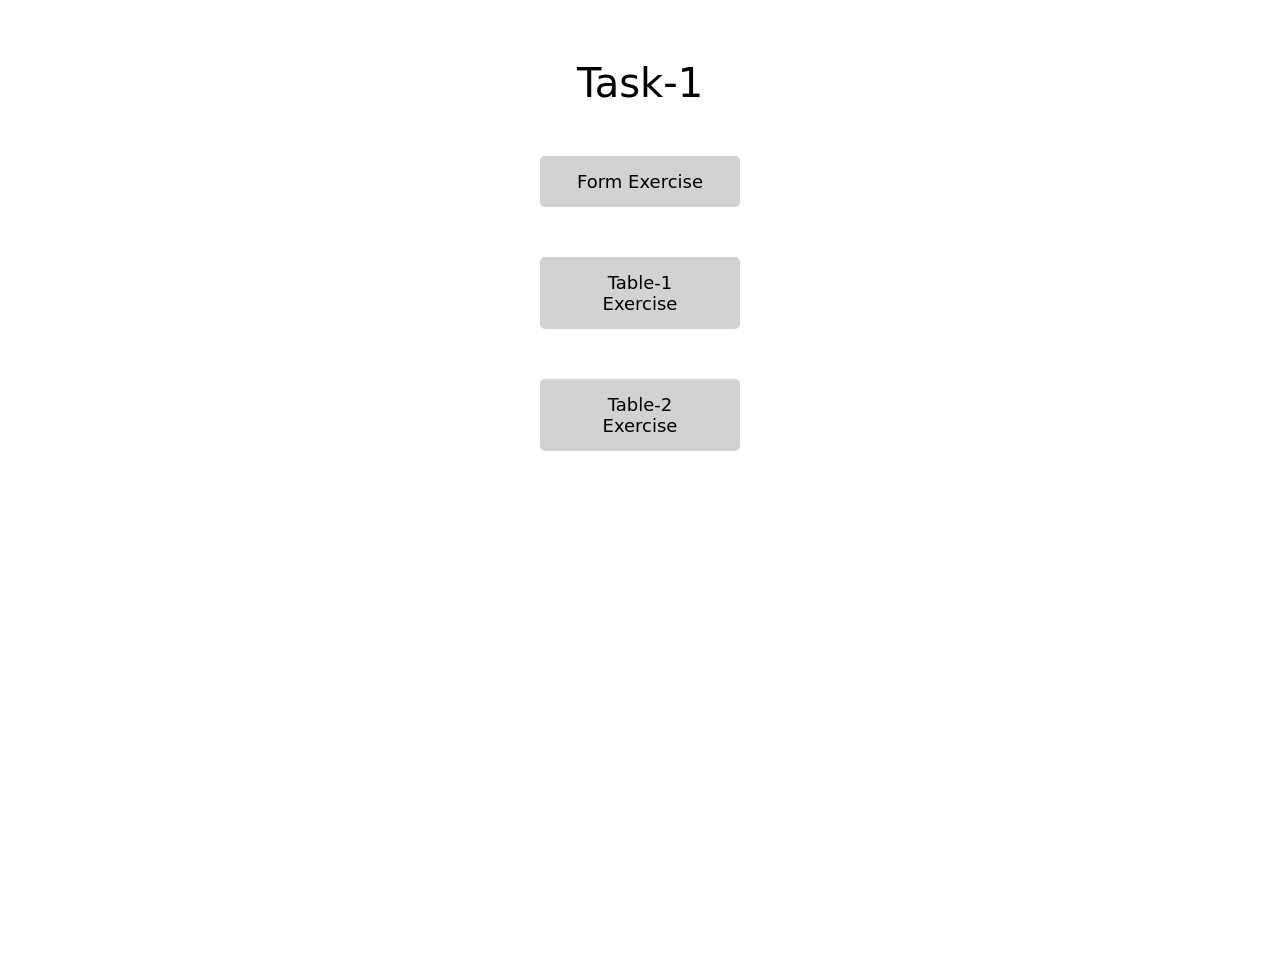
<file: Task-1/index.html>
<!DOCTYPE html>
<html lang="en">
<head>
    <meta charset="UTF-8">
    <meta name="viewport" content="width=device-width, initial-scale=1.0">
    <title>Task-1</title>
    <link rel="stylesheet" href="css/style.css">
</head>
<body>

    <header>
        <h1>Task-1</h1>
    </header>

    <main>
        <div class="container option">
            <a href="components/form.html" target="_blank">Form Exercise</a>
        </div>
        <div class="container option">
            <a href="components/table1.html" target="_blank">Table-1 Exercise</a>
        </div>
        <div class="container option">
            <a href="components/table2.html" target="_blank">Table-2 Exercise</a>
        </div>
    </main>
    
</body>
</html>
</file>
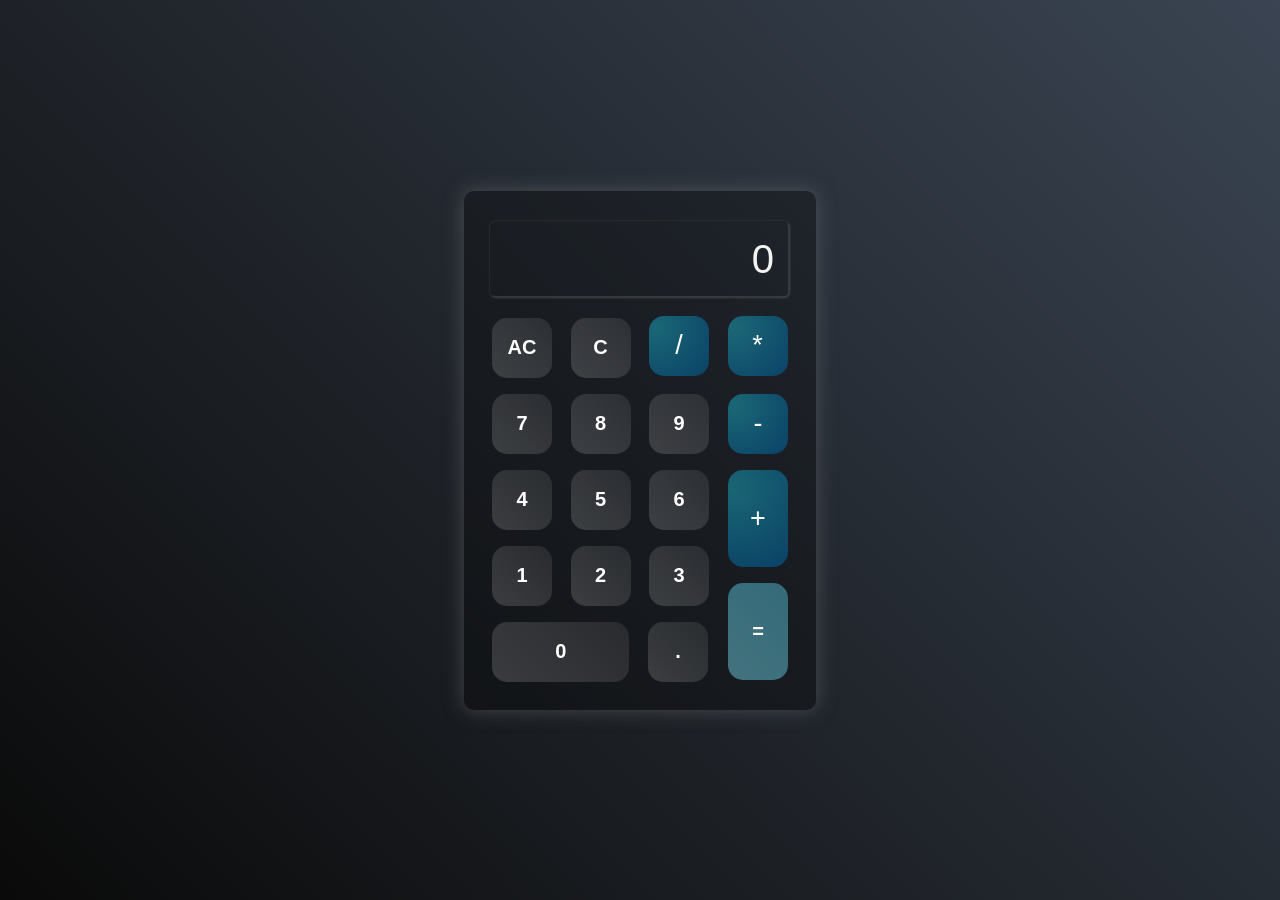
<file: Task-2/index.html>
<!DOCTYPE html>
<html lang="en">
<head>
    <meta charset="UTF-8">
    <meta name="viewport" content="width=device-width, initial-scale=1.0">
    <title>Task-2-Calculator</title>

    <!-- CSS Files -->
    <link rel="stylesheet" href="./style.css">
</head>
<body>

    <!-- Main Background -->
    <main>

        <!-- Calculator Container -->
        <div class="calculator">

            <!-- Input Field that displays all calculations and answer -->
            <input type="text" placeholder="0" disabled class="input-box" id="inputField">

            <!-- Top row of buttons includes clear buttons and operators -->
            <div class="top-row">
                <button class="clear">AC</button>
                <button class="clear">C</button>
                <button class="operator">/</button>
                <button class="operator">*</button>
            </div>

            <!-- Container that holds both numbered buttons and operators -->
            <div class="container">
        
                <!--  Container holds numbered buttons -->
                <div class="numbers-container">
                    <div>
                        <button>7</button>
                        <button>8</button>
                        <button>9</button>
                    </div>
                    <div>
                        <button>4</button>
                        <button>5</button>
                        <button>6</button>
                    </div>
                    <div>
                        <button>1</button>
                        <button>2</button>
                        <button>3</button>
                    </div>
                    <div>
                        <button class="expand-button-width">0</button>
                        <button>.</button>
                    </div>
                </div>

                <!-- Container holds operators button -->
                <div class="operator-container">
                    <button class="operator">-</button>
                    <button class="operator expand-button-height">+</button>
                    <button class="equal expand-button-height">=</button>
                </div>

            </div>
                
        </div>
        
    </main>
 
    <!-- JavaScript Files -->
    <script src="./script.js"></script>
    
</body>
</html>
</file>
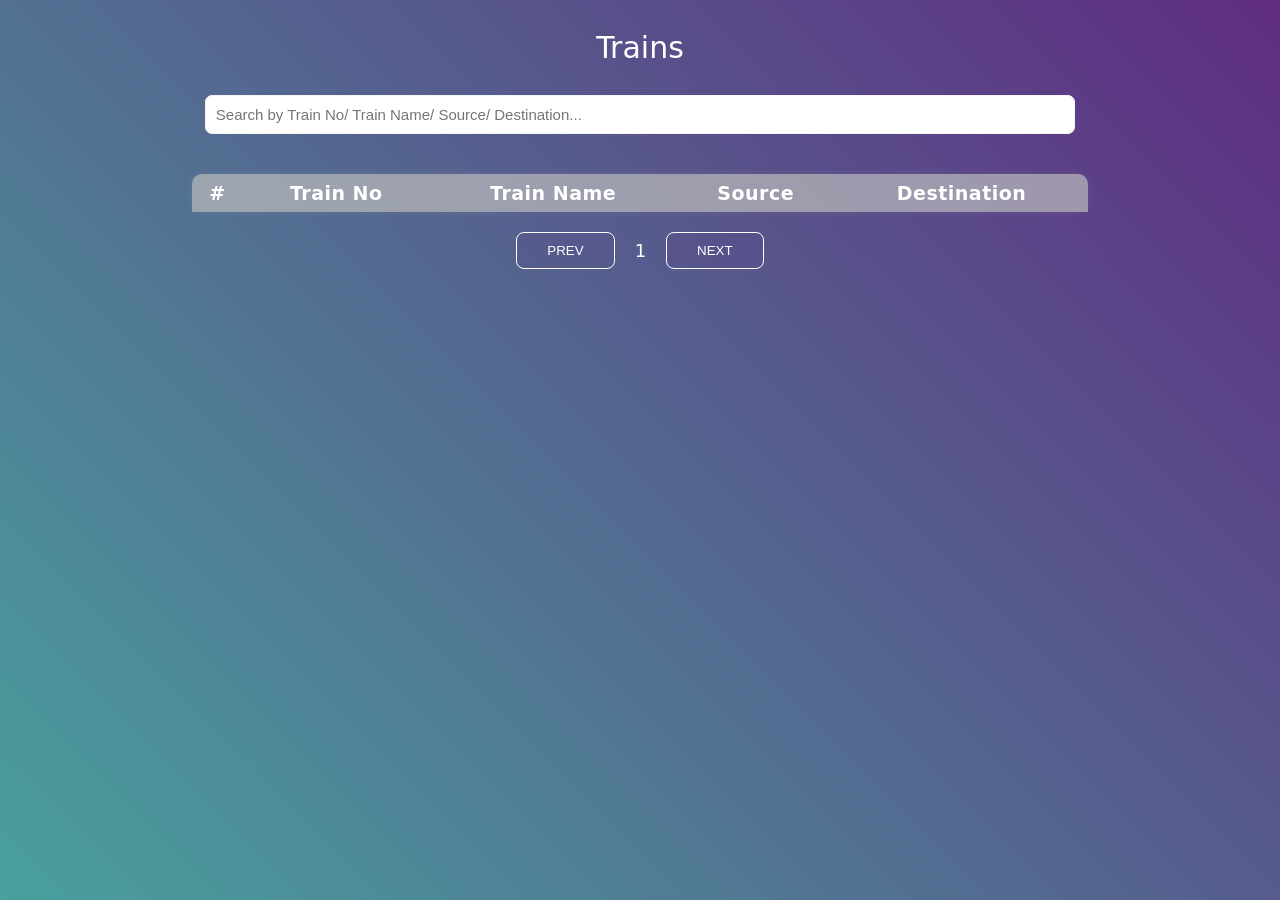
<file: Task-11/frontend/index.html>
<!DOCTYPE html>
<html lang="en">
<head>
    <meta charset="UTF-8">
    <meta name="viewport" content="width=device-width, initial-scale=1.0">
    <link rel="stylesheet" href="./style.css">
    <title>Trains Golang</title>
</head>
<body>

    <main>
        <p>Trains</p>
        <table>
            <caption></caption>
            <input type="text" placeholder="Search by Train No/ Train Name/ Source/ Destination..."  name="search" id="search">
            <thead>
                <th>#</th>
                <th id="trainno">Train No</th>
                <th id="trainname">Train Name</th>
                <th id="source">Source</th>
                <th id="destination">Destination</th>
            </thead>
            <tbody id="trains-list">
                
            </tbody>
        </table>
    </main>
    <div class="buttons">
        <button id="prev">PREV</button>
        <p id="counter">  </p>
        <button id="next">NEXT</button>
    </div>
    
    <script src="./index.js"></script>
    
</body>
</html>
</file>
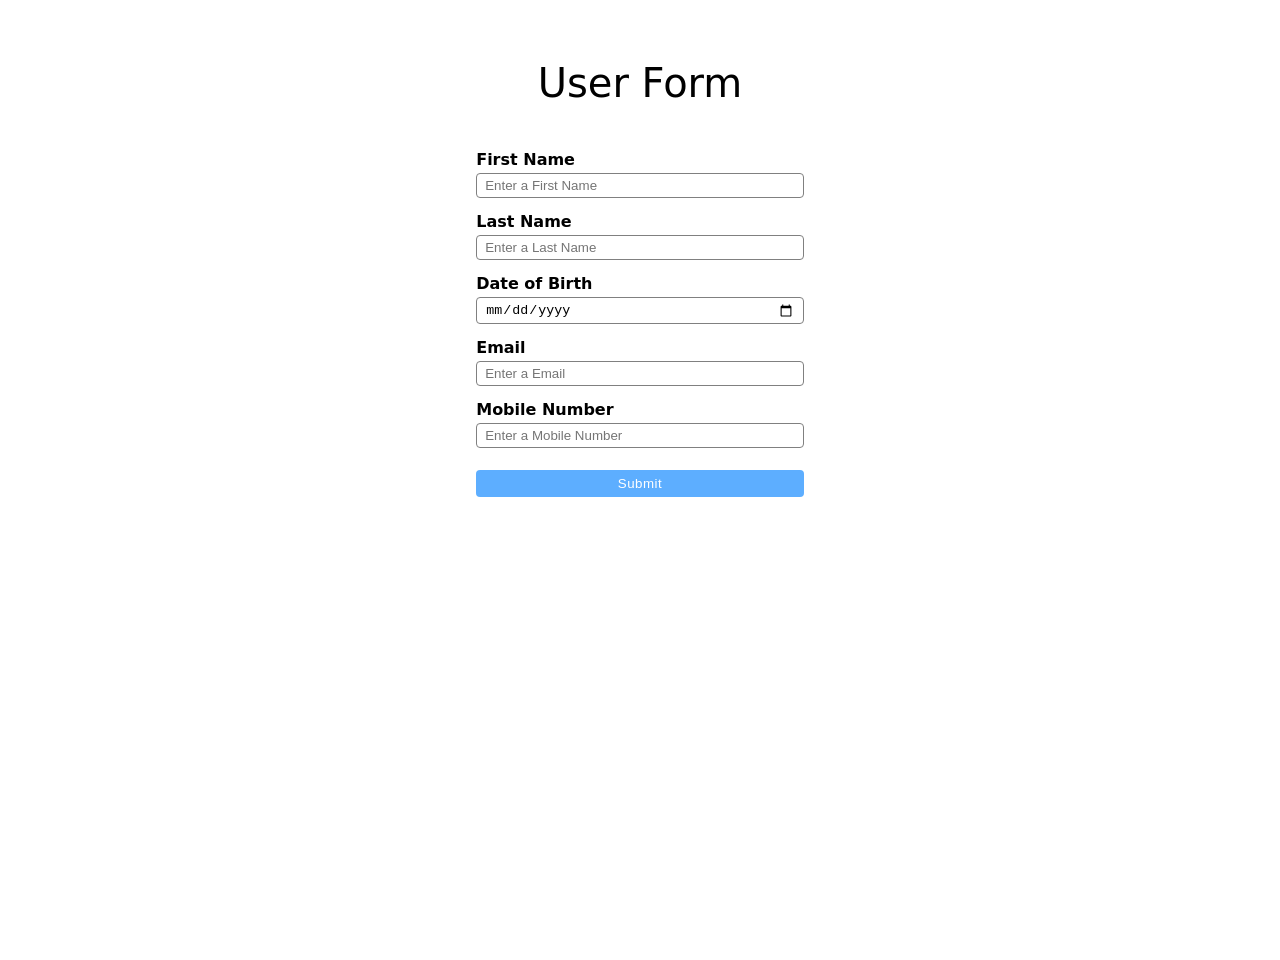
<file: Task-5/static/index.html>
<!DOCTYPE html>
<html lang="en">
<head>
    <meta charset="UTF-8">
    <meta name="viewport" content="width=device-width, initial-scale=1.0">
    <title>Form Exercise</title>
    <link rel="stylesheet" href="./css/form.css">
</head>
<body>

    <header>
        <h1>User Form</h1>
    </header>
    
    <main>
        <div class="form">
            <form action="/register" method="post">
                <div class="input-container">
                    <label for="first-name">First Name</label>
                    <input type="text" name="first-name" id="first-name" placeholder="Enter a First Name" />
                </div>
                <div class="input-container">
                    <label for="last-name">Last Name</label>
                    <input type="text" name="last-name" id="last-name" placeholder="Enter a Last Name" />
                </div>
                <div class="input-container">
                    <label for="date-of-birth">Date of Birth</label>
                    <input type="date" name="date-of-birth" id="date-of-birth" placeholder="Enter a Date of Birth" />
                </div>
                <div class="input-container">
                    <label for="email-id">Email</label>
                    <input type="email" name="email-id" id="email-id" placeholder="Enter a Email" />
                </div>
                <div class="input-container">
                    <label for="mono">Mobile Number</label>
                    <input type="tel" name="mono" id="mono" placeholder="Enter a Mobile Number" />
                </div>
                <button type="submit" class="submit-button">Submit</button>
            </form>
        </div>
    </main>
    
</body>
</html>
</file>
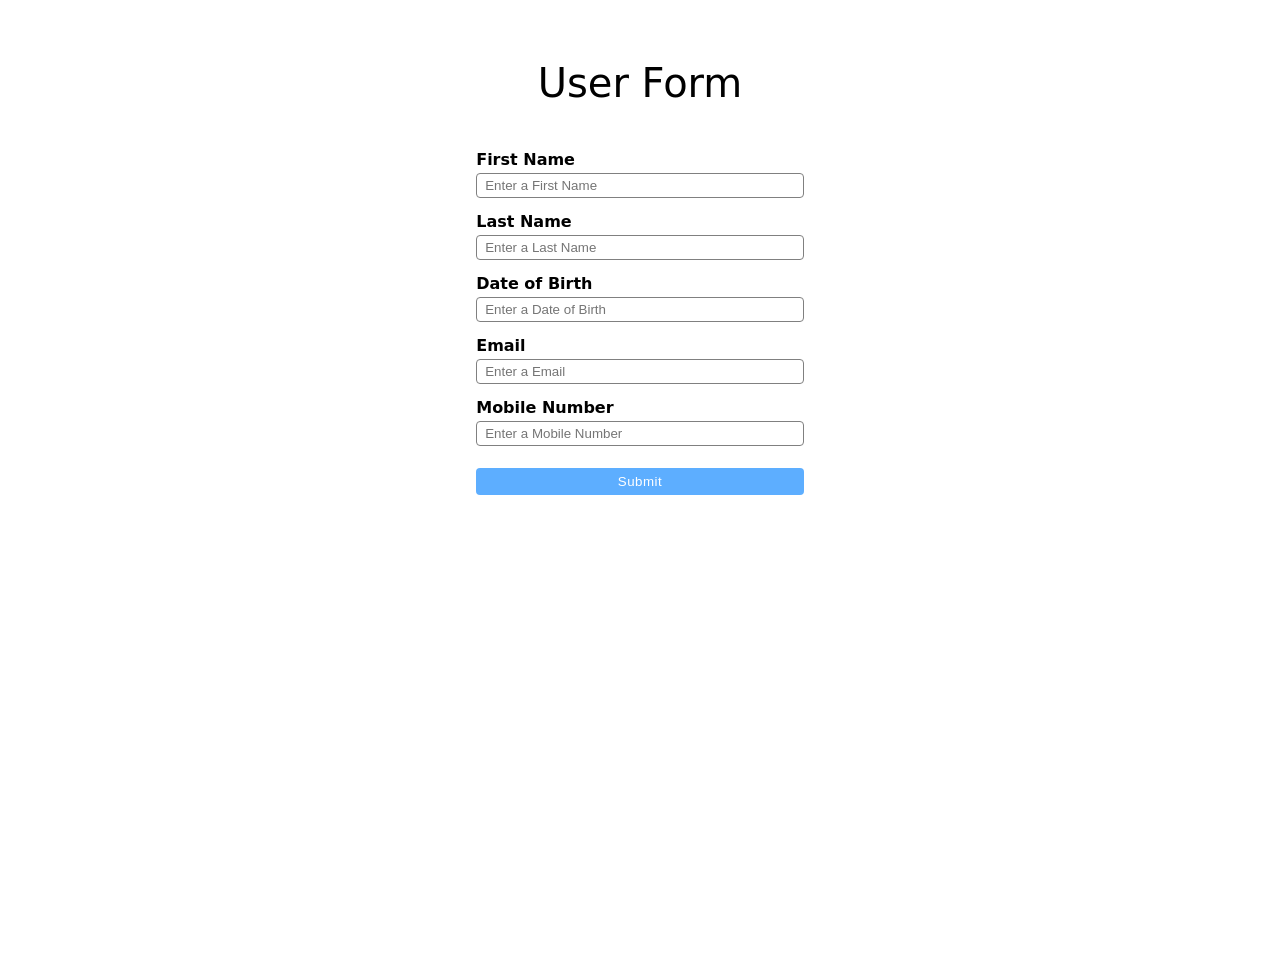
<file: Task-1/components/form.html>
<!DOCTYPE html>
<html lang="en">
<head>
    <meta charset="UTF-8">
    <meta name="viewport" content="width=device-width, initial-scale=1.0">
    <title>Form Exercise</title>
    <link rel="stylesheet" href="../css/form.css">
</head>
<body>

    <header>
        <h1>User Form</h1>
    </header>
    
    <main>
        <div class="form">
            <form>
                <div class="input-container">
                    <label for="first-name">First Name</label>
                    <input type="text" name="first-name" id="first-name" placeholder="Enter a First Name" />
                </div>
                <div class="input-container">
                    <label for="last-name">Last Name</label>
                    <input type="text" name="last-name" id="last-name" placeholder="Enter a Last Name" />
                </div>
                <div class="input-container">
                    <label for="date-of-birth">Date of Birth</label>
                    <input type="text" name="date-of-birth" id="date-of-birth" placeholder="Enter a Date of Birth" />
                </div>
                <div class="input-container">
                    <label for="email-id">Email</label>
                    <input type="email" name="email-id" id="email-id" placeholder="Enter a Email" />
                </div>
                <div class="input-container">
                    <label for="mono">Mobile Number</label>
                    <input type="tel" name="mono" id="mono" placeholder="Enter a Mobile Number" />
                </div>
                <button type="submit" class="submit-button">Submit</button>
            </form>
        </div>
    </main>
    
</body>
</html>
</file>
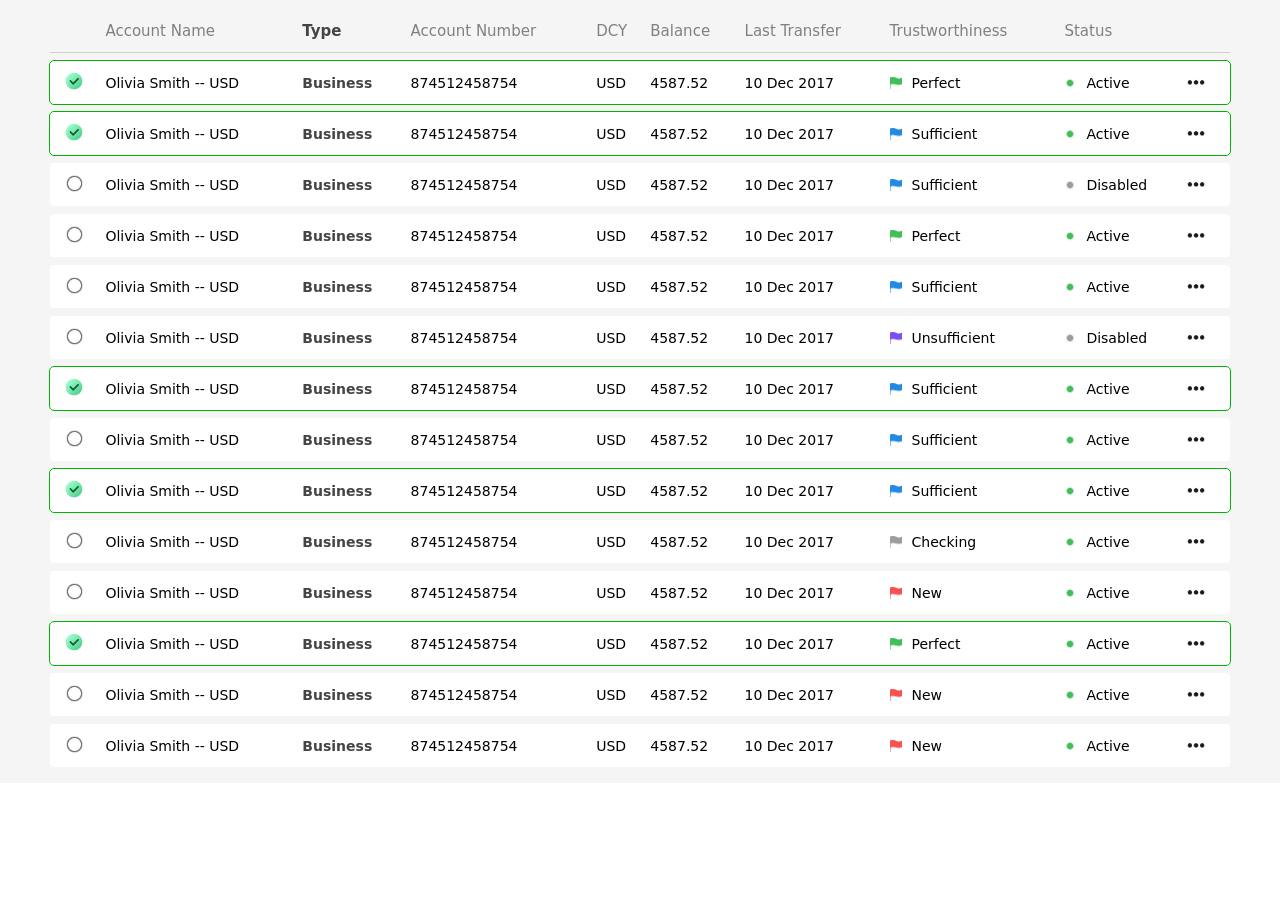
<file: Task-1/components/table1.html>
<!DOCTYPE html>
<html lang="en">
  <head>
    <meta charset="UTF-8" />
    <meta name="viewport" content="width=device-width, initial-scale=1.0" />
    <title>Table-1 Exercise</title>
    <link rel="stylesheet" href="../css/table1.css" />
  </head>
  <body>
    <main>
      <table cellspacing="0">
        <thead>
          <th></th>
          <th>Account Name</th>
          <th>Type</th>
          <th>Account Number</th>
          <th>DCY</th>
          <th>Balance</th>
          <th>Last Transfer</th>
          <th>Trustworthiness</th>
          <th>Status</th>
          <th></th>
        </thead>

        <tbody>
          <tr class="selected">
            <td>
              <img
                class="greentick"
                src="../images/green-tick.svg"
                alt="Greentick"
              />
            </td>
            <td>Olivia Smith -- USD</td>
            <td>Business</td>
            <td>874512458754</td>
            <td>USD</td>
            <td>4587.52</td>
            <td>10 Dec 2017</td>
            <td>
              <div class="flag-box">
                <img class="flag" src="../images/greenflag.jpeg" alt="" />
                <p>Perfect</p>
              </div>
            </td>
            <td>
              <div class="flag-box">
                <img class="flag" src="../images/activedot.jpeg" alt="" />
                <p>Active</p>
              </div>
            </td>
            <td><img class="more" src="../images/more.jpeg" alt="" /></td>
          </tr>

          <tr class="selected">
            <td>
              <img
                class="greentick"
                src="../images/green-tick.svg"
                alt="Greentick"
              />
            </td>
            <td>Olivia Smith -- USD</td>
            <td>Business</td>
            <td>874512458754</td>
            <td>USD</td>
            <td>4587.52</td>
            <td>10 Dec 2017</td>
            <td>
              <div class="flag-box">
                <img class="flag" src="../images/blueflag.jpeg" alt="" />
                <p>Sufficient</p>
              </div>
            </td>
            <td>
              <div class="flag-box">
                <img class="flag" src="../images/activedot.jpeg" alt="" />
                <p>Active</p>
              </div>
            </td>
            <td><img class="more" src="../images/more.jpeg" alt="" /></td>
          </tr>

          <tr>
            <td>
              <img class="circle" src="../images/circle.jpeg" alt="Greentick" />
            </td>
            <td>Olivia Smith -- USD</td>
            <td>Business</td>
            <td>874512458754</td>
            <td>USD</td>
            <td>4587.52</td>
            <td>10 Dec 2017</td>
            <td>
              <div class="flag-box">
                <img class="flag" src="../images/blueflag.jpeg" alt="" />
                <p>Sufficient</p>
              </div>
            </td>
            <td>
              <div class="flag-box">
                <img
                  class="flag status-disabled"
                  src="../images/activedot.jpeg"
                  alt=""
                />
                <p>Disabled</p>
              </div>
            </td>
            <td><img class="more" src="../images/more.jpeg" alt="" /></td>
          </tr>

          <tr>
            <td>
              <img class="circle" src="../images/circle.jpeg" alt="Greentick" />
            </td>
            <td>Olivia Smith -- USD</td>
            <td>Business</td>
            <td>874512458754</td>
            <td>USD</td>
            <td>4587.52</td>
            <td>10 Dec 2017</td>
            <td>
              <div class="flag-box">
                <img class="flag" src="../images/greenflag.jpeg" alt="" />
                <p>Perfect</p>
              </div>
            </td>
            <td>
              <div class="flag-box">
                <img class="flag" src="../images/activedot.jpeg" alt="" />
                <p>Active</p>
              </div>
            </td>
            <td><img class="more" src="../images/more.jpeg" alt="" /></td>
          </tr>

          <tr>
            <td>
              <img class="circle" src="../images/circle.jpeg" alt="Greentick" />
            </td>
            <td>Olivia Smith -- USD</td>
            <td>Business</td>
            <td>874512458754</td>
            <td>USD</td>
            <td>4587.52</td>
            <td>10 Dec 2017</td>
            <td>
              <div class="flag-box">
                <img class="flag" src="../images/blueflag.jpeg" alt="" />
                <p>Sufficient</p>
              </div>
            </td>
            <td>
              <div class="flag-box">
                <img class="flag" src="../images/activedot.jpeg" alt="" />
                <p>Active</p>
              </div>
            </td>
            <td><img class="more" src="../images/more.jpeg" alt="" /></td>
          </tr>

          <tr>
            <td>
              <img class="circle" src="../images/circle.jpeg" alt="Greentick" />
            </td>
            <td>Olivia Smith -- USD</td>
            <td>Business</td>
            <td>874512458754</td>
            <td>USD</td>
            <td>4587.52</td>
            <td>10 Dec 2017</td>
            <td>
              <div class="flag-box">
                <img class="flag" src="../images/purpleflag.jpeg" alt="" />
                <p>Unsufficient</p>
              </div>
            </td>
            <td>
              <div class="flag-box">
                <img
                  class="flag status-disabled"
                  src="../images/activedot.jpeg"
                  alt=""
                />
                <p>Disabled</p>
              </div>
            </td>
            <td><img class="more" src="../images/more.jpeg" alt="" /></td>
          </tr>

          <tr class="selected">
            <td>
              <img
                class="greentick"
                src="../images/green-tick.svg"
                alt="Greentick"
              />
            </td>
            <td>Olivia Smith -- USD</td>
            <td>Business</td>
            <td>874512458754</td>
            <td>USD</td>
            <td>4587.52</td>
            <td>10 Dec 2017</td>
            <td>
              <div class="flag-box">
                <img class="flag" src="../images/blueflag.jpeg" alt="" />
                <p>Sufficient</p>
              </div>
            </td>
            <td>
              <div class="flag-box">
                <img class="flag" src="../images/activedot.jpeg" alt="" />
                <p>Active</p>
              </div>
            </td>
            <td><img class="more" src="../images/more.jpeg" alt="" /></td>
          </tr>

          <tr>
            <td>
              <img class="circle" src="../images/circle.jpeg" alt="Greentick" />
            </td>
            <td>Olivia Smith -- USD</td>
            <td>Business</td>
            <td>874512458754</td>
            <td>USD</td>
            <td>4587.52</td>
            <td>10 Dec 2017</td>
            <td>
              <div class="flag-box">
                <img class="flag" src="../images/blueflag.jpeg" alt="" />
                <p>Sufficient</p>
              </div>
            </td>
            <td>
              <div class="flag-box">
                <img class="flag" src="../images/activedot.jpeg" alt="" />
                <p>Active</p>
              </div>
            </td>
            <td><img class="more" src="../images/more.jpeg" alt="" /></td>
          </tr>

          <tr class="selected">
            <td>
              <img
                class="greentick"
                src="../images/green-tick.svg"
                alt="Greentick"
              />
            </td>
            <td>Olivia Smith -- USD</td>
            <td>Business</td>
            <td>874512458754</td>
            <td>USD</td>
            <td>4587.52</td>
            <td>10 Dec 2017</td>
            <td>
              <div class="flag-box">
                <img class="flag" src="../images/blueflag.jpeg" alt="" />
                <p>Sufficient</p>
              </div>
            </td>
            <td>
              <div class="flag-box">
                <img class="flag" src="../images/activedot.jpeg" alt="" />
                <p>Active</p>
              </div>
            </td>
            <td><img class="more" src="../images/more.jpeg" alt="" /></td>
          </tr>

          <tr>
            <td>
              <img class="circle" src="../images/circle.jpeg" alt="Greentick" />
            </td>
            <td>Olivia Smith -- USD</td>
            <td>Business</td>
            <td>874512458754</td>
            <td>USD</td>
            <td>4587.52</td>
            <td>10 Dec 2017</td>
            <td>
              <div class="flag-box">
                <img
                  class="flag"
                  src="../images/greenflag.jpeg"
                  style="filter: grayscale(1)"
                  alt=""
                />
                <p>Checking</p>
              </div>
            </td>
            <td>
              <div class="flag-box">
                <img class="flag" src="../images/activedot.jpeg" alt="" />
                <p>Active</p>
              </div>
            </td>
            <td><img class="more" src="../images/more.jpeg" alt="" /></td>
          </tr>

          <tr>
            <td>
              <img class="circle" src="../images/circle.jpeg" alt="Greentick" />
            </td>
            <td>Olivia Smith -- USD</td>
            <td>Business</td>
            <td>874512458754</td>
            <td>USD</td>
            <td>4587.52</td>
            <td>10 Dec 2017</td>
            <td>
              <div class="flag-box">
                <img class="flag" src="../images/redflag.jpeg" alt="" />
                <p>New</p>
              </div>
            </td>
            <td>
              <div class="flag-box">
                <img class="flag" src="../images/activedot.jpeg" alt="" />
                <p>Active</p>
              </div>
            </td>
            <td><img class="more" src="../images/more.jpeg" alt="" /></td>
          </tr>

          <tr class="selected">
            <td>
              <img
                class="greentick"
                src="../images/green-tick.svg"
                alt="Greentick"
              />
            </td>
            <td>Olivia Smith -- USD</td>
            <td>Business</td>
            <td>874512458754</td>
            <td>USD</td>
            <td>4587.52</td>
            <td>10 Dec 2017</td>
            <td>
              <div class="flag-box">
                <img class="flag" src="../images/greenflag.jpeg" alt="" />
                <p>Perfect</p>
              </div>
            </td>
            <td>
              <div class="flag-box">
                <img class="flag" src="../images/activedot.jpeg" alt="" />
                <p>Active</p>
              </div>
            </td>
            <td><img class="more" src="../images/more.jpeg" alt="" /></td>
          </tr>

          <tr>
            <td>
              <img class="circle" src="../images/circle.jpeg" alt="Greentick" />
            </td>
            <td>Olivia Smith -- USD</td>
            <td>Business</td>
            <td>874512458754</td>
            <td>USD</td>
            <td>4587.52</td>
            <td>10 Dec 2017</td>
            <td>
              <div class="flag-box">
                <img class="flag" src="../images/redflag.jpeg" alt="" />
                <p>New</p>
              </div>
            </td>
            <td>
              <div class="flag-box">
                <img class="flag" src="../images/activedot.jpeg" alt="" />
                <p>Active</p>
              </div>
            </td>
            <td><img class="more" src="../images/more.jpeg" alt="" /></td>
          </tr>

          <tr>
            <td>
              <img class="circle" src="../images/circle.jpeg" alt="Greentick" />
            </td>
            <td>Olivia Smith -- USD</td>
            <td>Business</td>
            <td>874512458754</td>
            <td>USD</td>
            <td>4587.52</td>
            <td>10 Dec 2017</td>
            <td>
              <div class="flag-box">
                <img class="flag" src="../images/redflag.jpeg" alt="" />
                <p>New</p>
              </div>
            </td>
            <td>
              <div class="flag-box">
                <img class="flag" src="../images/activedot.jpeg" alt="" />
                <p>Active</p>
              </div>
            </td>
            <td><img class="more" src="../images/more.jpeg" alt="" /></td>
          </tr>

        </tbody>
      </table>

    </main>
  </body>
</html>
</file>
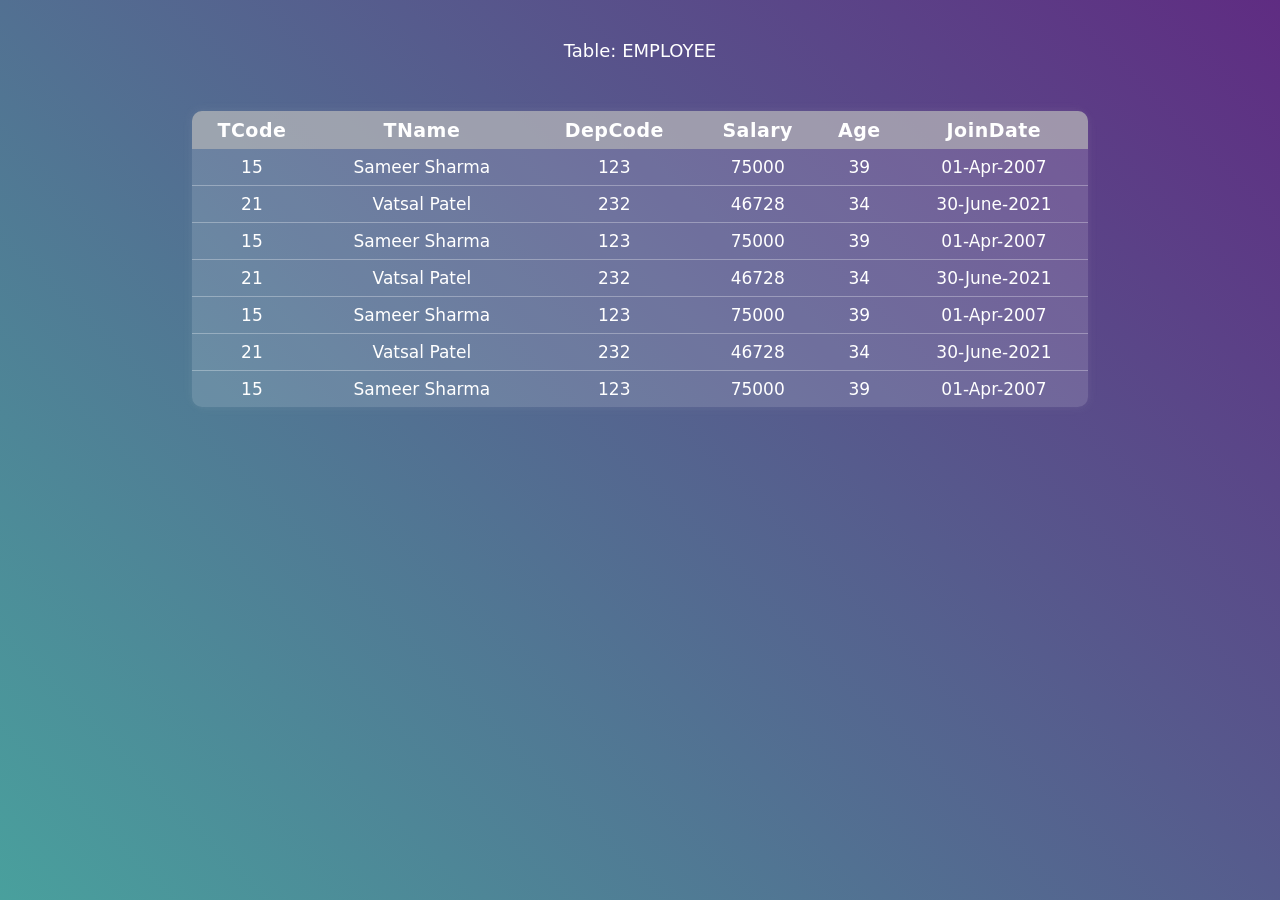
<file: Task-1/components/table2.html>
<!DOCTYPE html>
<html lang="en">
<head>
    <meta charset="UTF-8">
    <meta name="viewport" content="width=device-width, initial-scale=1.0">
    <title>Table-2 Exercise</title>
    <link rel="stylesheet" href="../css/table2.css">
</head>
<body>

    <main>
        <table>
            <caption>Table: EMPLOYEE</caption>
            <thead>
                <th>TCode</th>
                <th>TName</th>
                <th>DepCode</th>
                <th>Salary</th>
                <th>Age</th>
                <th>JoinDate</th>
            </thead>
            <tbody>
                <tr>
                    <td>15</td>
                    <td>Sameer Sharma</td>
                    <td>123</td>
                    <td>75000</td>
                    <td>39</td>
                    <td>01-Apr-2007</td>
                </tr>
                <tr>
                    <td>21</td>
                    <td>Vatsal Patel</td>
                    <td>232</td>
                    <td>46728</td>
                    <td>34</td>
                    <td>30-June-2021</td>
                </tr>
                <tr>
                    <td>15</td>
                    <td>Sameer Sharma</td>
                    <td>123</td>
                    <td>75000</td>
                    <td>39</td>
                    <td>01-Apr-2007</td>
                </tr>
                <tr>
                    <td>21</td>
                    <td>Vatsal Patel</td>
                    <td>232</td>
                    <td>46728</td>
                    <td>34</td>
                    <td>30-June-2021</td>
                </tr>
                <tr>
                    <td>15</td>
                    <td>Sameer Sharma</td>
                    <td>123</td>
                    <td>75000</td>
                    <td>39</td>
                    <td>01-Apr-2007</td>
                </tr>
                <tr>
                    <td>21</td>
                    <td>Vatsal Patel</td>
                    <td>232</td>
                    <td>46728</td>
                    <td>34</td>
                    <td>30-June-2021</td>
                </tr>
                <tr>
                    <td>15</td>
                    <td>Sameer Sharma</td>
                    <td>123</td>
                    <td>75000</td>
                    <td>39</td>
                    <td>01-Apr-2007</td>
                </tr>
            </tbody>
        </table>
    </main>
    
</body>
</html>
</file>
<file: Task-1/css/style.css>
/* General Styling */
*,
*::before,
*::after {
    margin: 0;
    padding: 0;
    box-sizing: border-box;
}

html {
    font-size: 62.5%;
}

body {
    font-family: system-ui, -apple-system, BlinkMacSystemFont, 'Segoe UI', Roboto, Oxygen, Ubuntu, Cantarell, 'Open Sans', 'Helvetica Neue', sans-serif;
}

html, body {
    width: 100%;
    height: 100%;
}

header, main {
    display: flex;
    flex-direction: column;
    justify-content: center;
    align-items: center;
    gap: 30px;
}

h1 {
    font-size: 4rem;
    font-weight: 500;
}

/* Option Styling */
a:link, a:visited {
    text-decoration: none;
    color: black;
    font-size: 1.8rem;
    font-weight: 500;
}

a:hover {
    text-decoration: underline;
}

.container {
    padding: 15px 30px;
    background-color: #d2d2d2;
    border-radius: 5px;
    width: 200px;
    text-align: center;
}

header {
    margin: 6rem 0 3rem;
}

.option {
    margin-top: 2rem;
}
</file>
<file: Task-2/style.css>
/* Boilerplate CSS */
*,
*::before,
*::after {
    margin: 0;
    padding: 0;
    box-sizing: border-box;
}

html, body {
    height: 100%;
    width: 100%;
}

html {
    font-size: 62.5%;
}

body {
    font-family: 'poppins';
    background-image: linear-gradient(45deg, #0a0a0a, #3a4452);
}

main {
    width: 100%;
    height: 100vh;
    display: flex;
    justify-content: center;
    align-items: center;
}

/* Calculator div style */
.calculator {
    background-color: rgba(0, 0, 0, 0.289);
    padding: 20px;
    border-radius: 10px;
    box-shadow: 0 0 20px rgba(113, 115, 119, 0.5);
}

/* Styles for both number container and operator container */
.container {
    display: flex;
}

/* Style for Top row */
.top-row {
    width: 100%;
}

/* style for Operator Container */
.operator-container {
    display: flex;
    flex-direction: column;
    padding-left: 3px;
}

/* Style for the inputField */
input {
    background-color: transparent;
    border-radius: 6px;
    width: 300px;
    padding: 14px;
    margin: 10px 6px;
    font-size: 4rem;
    cursor: pointer;
    color: #f3f3f3;
    text-align: right;
    box-shadow: 0 0 2px rgba(113, 115, 119, 0.5);
}

input::placeholder {
    color: #f3f3f3;
}

/* Style for all the button, both operator and numbers */
button {
    border: none;
    width: 6rem;
    height: 6rem;
    margin: 0.8rem;
    border-radius: 15px;
    background: linear-gradient(45deg, rgba(167, 167, 167, 0.265), rgba(167, 166, 166, 0.133));
    color: #ffffff;
    font-size: 2rem;
    cursor: pointer;
    font-weight: 600;
    outline: none;
}

button:hover {
    filter: drop-shadow(0 0 2px #f3f3f347);
}

/* Expand height of particular button */
.expand-button-height {
    height: 32%;
}

/* Expand width of particular button */
.expand-button-width {
    width: 59%;
}

/* Style for all operator button */
.operator {
    background:  radial-gradient(circle at 10% 20%, rgba(26, 179, 203, 0.488) 0%, rgba(0, 102, 161, 0.55) 90.1%);
    font-size: 2.7rem;
    font-weight: 500;
}

/* Style for equal button */
.equal {
    background-color: rgba(45, 167, 194, 0.506);
}
</file>
<file: Task-11/frontend/style.css>
/* General Styling */
*,
*::before,
*::after {
    margin: 0;
    padding: 0;
    box-sizing: border-box;
}

html {
    font-size: 62.5%;
}

body {
    font-family: system-ui, -apple-system, BlinkMacSystemFont, 'Segoe UI', Roboto, Oxygen, Ubuntu, Cantarell, 'Open Sans', 'Helvetica Neue', sans-serif;
    background: linear-gradient(45deg, #49a09d, #5f2c82);
}

html, body {
    width: 100%;
    height: 100%;
}

main {
    display: flex;
    justify-content: center;
    align-items: center;
    flex-direction: column;
}

/* Table Styling */
table {
    width: 70%;
    margin-top: 4rem;
    border-spacing: 0;
    color: #fff;
    box-shadow: 2px 2px 10px rgba(236, 236, 236, 0.05), -2px -2px 10px rgba(236, 236, 236, 0.05);
    border-radius: 10px;
}

thead, th {
    text-align: center;
    background-color: #bbbbbb74;
    font-weight: 700;
    letter-spacing: 0.5px;
    padding: 8px 6px;
    font-size: 1.9rem;
}

tbody {
    text-align: center;
    background-color: rgba(255, 255, 255, 0.144);
    font-size: 1.7rem;
}

tr > td {
    padding: 8px 6px;
    font-weight: 500;
}

td {
    border-bottom: 0.1px solid rgba(255, 255, 255, 0.302);
}
tr:last-child > td {
    border: none;
}

tbody > tr:hover {
    background-color: #cec2c249;
}

th:first-child {
    border-top-left-radius: 10px;
}
th:last-child {
    border-top-right-radius: 10px;
}
tr:last-child td:first-child {
    border-bottom-left-radius: 10px;
}
tr:last-child td:last-child {
    border-bottom-right-radius: 10px;
}

main > p  {
    font-size: 3rem;
    margin: 30px 0;
    font-weight: 500;
    color: white;
}

.buttons {
    margin-top: 20px;
    display: flex;
    justify-content: center;
}

button {
    padding: 10px 30px;
    border-radius: 8px;
    background-color: #5e31831c;
    border: 1px solid white;
    color: white;
}

#counter {
    font-size: 1.8rem;
    align-self: center;
    padding: 0 20px;
    color: white;
}

#search {
    display: block;
}

input {
    width: 68%;
    padding: 10px;
    border:1px solid whitesmoke;
    border-radius: 7px;
    font-size: 1.5rem;

}
</file>
<file: Task-5/static/css/form.css>
/* General Styling */
*,
*::before,
*::after {
    margin: 0;
    padding: 0;
    box-sizing: border-box;
}

html {
    font-size: 62.5%;
}

body {
    font-family: system-ui, -apple-system, BlinkMacSystemFont, 'Segoe UI', Roboto, Oxygen, Ubuntu, Cantarell, 'Open Sans', 'Helvetica Neue', sans-serif;
}

html, body {
    width: 100%;
    height: 100%;
}

header, main {
    display: flex;
    flex-direction: column;
    justify-content: center;
    align-items: center;
    gap: 30px;
}

/* Header Styling */
h1 {
    font-size: 4rem;
    font-weight: 500;
}

header {
    margin: 6rem 0 3rem;
}

/* Form Styling */
label {
    font-size: 1.6rem;
    cursor: pointer;
    font-weight: 600;
}

.form {
    display: flex;
    flex-direction: column;
    align-items: center;    
}

input {
    padding: 4px 8px;
    width: 100%;
    border-radius: 4px;
    margin-top: 4px;
    border: 1px solid grey;
}

.input-container {
    margin-top: 1.4rem;
    margin-bottom: 1.2rem;
    gap: 5px;
}

.submit-button {
    width: 100%;
    padding: 5px 8px;
    margin-top: 10px;
    background-color: rgb(93, 174, 255);
    color: #fff;
    border-radius: 4px;
    letter-spacing: 0.5px;
    text-transform: capitalize;
    cursor: pointer;
    border: none;
    padding: 6px 10px;
}
</file>
<file: Task-1/css/form.css>
/* General Styling */
*,
*::before,
*::after {
    margin: 0;
    padding: 0;
    box-sizing: border-box;
}

html {
    font-size: 62.5%;
}

body {
    font-family: system-ui, -apple-system, BlinkMacSystemFont, 'Segoe UI', Roboto, Oxygen, Ubuntu, Cantarell, 'Open Sans', 'Helvetica Neue', sans-serif;
}

html, body {
    width: 100%;
    height: 100%;
}

header, main {
    display: flex;
    flex-direction: column;
    justify-content: center;
    align-items: center;
    gap: 30px;
}

/* Header Styling */
h1 {
    font-size: 4rem;
    font-weight: 500;
}

header {
    margin: 6rem 0 3rem;
}

/* Form Styling */
label {
    font-size: 1.6rem;
    cursor: pointer;
    font-weight: 600;
}

.form {
    display: flex;
    flex-direction: column;
    align-items: center;    
}

input {
    padding: 4px 8px;
    width: 100%;
    border-radius: 4px;
    margin-top: 4px;
    border: 1px solid grey;
}

.input-container {
    margin-top: 1.4rem;
    margin-bottom: 1.2rem;
    gap: 5px;
}

.submit-button {
    width: 100%;
    padding: 5px 8px;
    margin-top: 10px;
    background-color: rgb(93, 174, 255);
    color: #fff;
    border-radius: 4px;
    letter-spacing: 0.5px;
    text-transform: capitalize;
    cursor: pointer;
    border: none;
    padding: 6px 10px;
}
</file>
<file: Task-1/css/table1.css>
/* General Styling */
*,
*::before,
*::after {
    margin: 0;
    padding: 0;
    box-sizing: border-box;
}

html {
    font-size: 62.5%;
}

body {
    font-family: system-ui, -apple-system, BlinkMacSystemFont, 'Segoe UI', Roboto, Oxygen, Ubuntu, Cantarell, 'Open Sans', 'Helvetica Neue', sans-serif;
}

html, body {
    width: 100%;
    height: 100%;
}


/* Table Styling */
table {
    width: 100%;
    border-spacing: 0 8px;
    padding: 8px 50px;
    border: none;
    background-color: #f5f5f5;
    margin-bottom: 10rem;
}

th {
    border-bottom: 1px solid rgb(207, 207, 207);
    text-align: left;
    font-size: 1.5rem;
    font-weight: 500;
    color: grey;
    padding: 6px 4px 12px;
}

.greentick {
    width: 2rem;
    margin-left: 10px;
    margin-right: -10px;
}

.selected {
    outline: 1.2px solid rgb(3, 180, 3);
    border-radius: 4px;
}

.circle {
    width: 1.7rem;
    margin-left: 12px;
}

.more {
    width: 1.8rem;
    padding: 2px 0 0 0px;
    margin-right: 8px;
    mix-blend-mode: darken;
}

.status-disabled {
    filter: grayscale(1);
}

tr > td {
    font-size: 1.4rem;
    padding: 10px 4px;
    background-color: #fff;
}

tbody tr {
    outline: 1.2px solid #f5f5f5;
    border-radius: 4px;
}

.flag {
    width: 1.2rem;
    margin-right: 10px;
}

.flag-box {
    display: flex;
    align-items: center;
    justify-content: start;
    width: 80px;
}

th:nth-child(3), tr > td:nth-child(3) {
    font-weight: 600;
    color: #444;
}
</file>
<file: Task-1/css/table2.css>
/* General Styling */
*,
*::before,
*::after {
    margin: 0;
    padding: 0;
    box-sizing: border-box;
}

html {
    font-size: 62.5%;
}

body {
    font-family: system-ui, -apple-system, BlinkMacSystemFont, 'Segoe UI', Roboto, Oxygen, Ubuntu, Cantarell, 'Open Sans', 'Helvetica Neue', sans-serif;
    background: linear-gradient(45deg, #49a09d, #5f2c82);
}

html, body {
    width: 100%;
    height: 100%;
}

main {
    display: flex;
    justify-content: center;
    align-items: center;
}

/* Table Styling */
table {
    width: 70%;
    margin-top: 4rem;
    border-spacing: 0;
    color: #fff;
    box-shadow: 2px 2px 10px rgba(236, 236, 236, 0.05), -2px -2px 10px rgba(236, 236, 236, 0.05);
    border-radius: 10px;
}

thead, th {
    text-align: center;
    background-color: #bbbbbb74;
    font-weight: 700;
    letter-spacing: 0.5px;
    padding: 8px 6px;
    font-size: 1.9rem;
}

tbody {
    text-align: center;
    background-color: rgba(255, 255, 255, 0.144);
    font-size: 1.7rem;
}

tr > td {
    padding: 8px 6px;
    font-weight: 500;
}

td {
    border-bottom: 0.1px solid rgba(255, 255, 255, 0.302);
}
tr:last-child > td {
    border: none;
}

tbody > tr:hover {
    background-color: #cec2c249;
}

th:first-child {
    border-top-left-radius: 10px;
}
th:last-child {
    border-top-right-radius: 10px;
}
tr:last-child td:first-child {
    border-bottom-left-radius: 10px;
}
tr:last-child td:last-child {
    border-bottom-right-radius: 10px;
}

table > caption {
    font-size: 1.8rem;
    margin-bottom: 50px;
    font-weight: 500;
}
</file>
